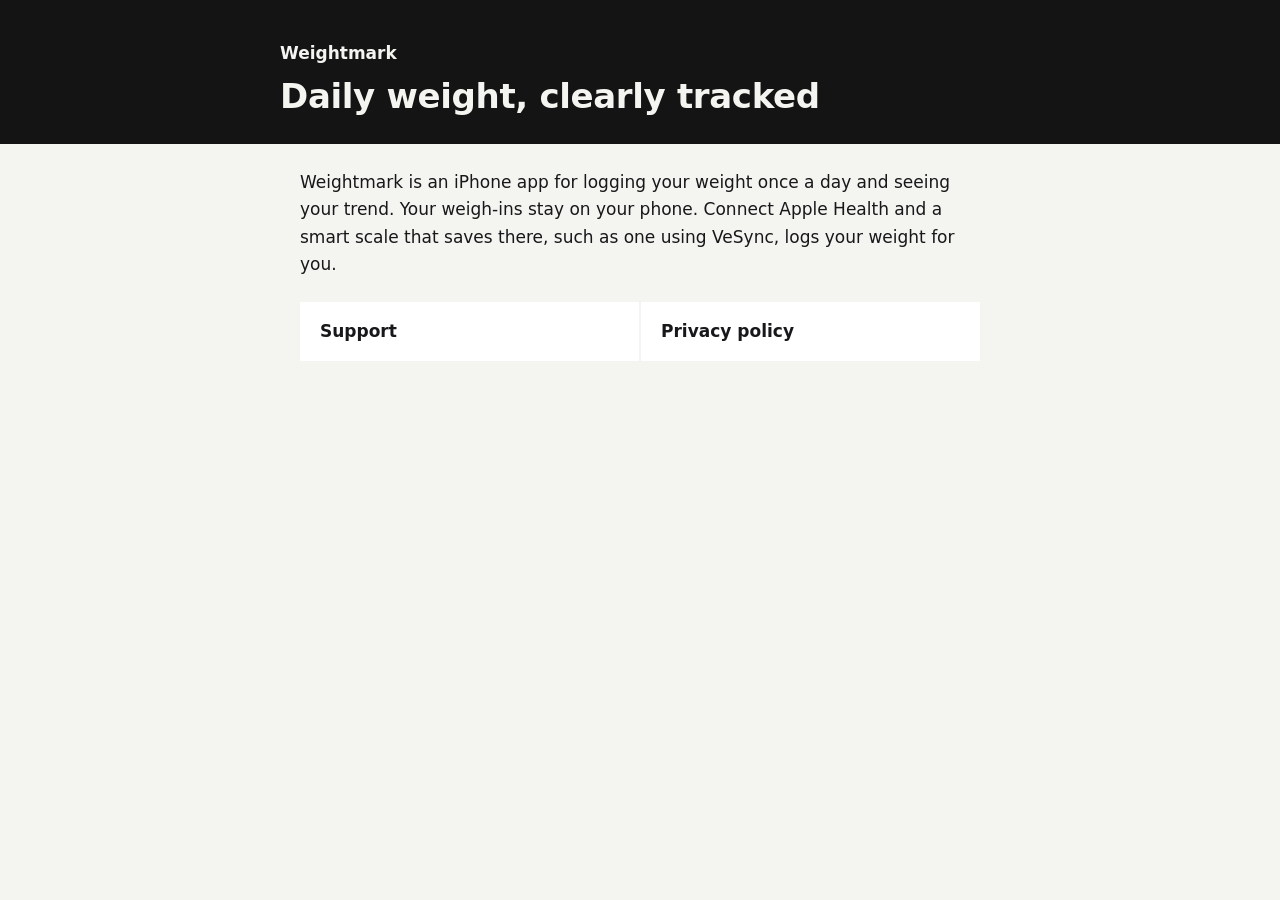
<file: index.html>
<!doctype html>
<html lang="en">
<head>
<meta charset="utf-8">
<meta name="viewport" content="width=device-width, initial-scale=1">
<title>Weightmark</title>
<link rel="stylesheet" href="style.css">
</head>
<body>
<header><div class="wrap"><a href="./">Weightmark</a><h1>Daily weight, clearly tracked</h1></div></header>
<main>
<p>Weightmark is an iPhone app for logging your weight once a day and seeing your trend. Your weigh-ins stay on your phone. Connect Apple Health and a smart scale that saves there, such as one using VeSync, logs your weight for you.</p>
<nav><a href="support/">Support</a><a href="privacy/">Privacy policy</a></nav>
</main>
</body>
</html>
</file>
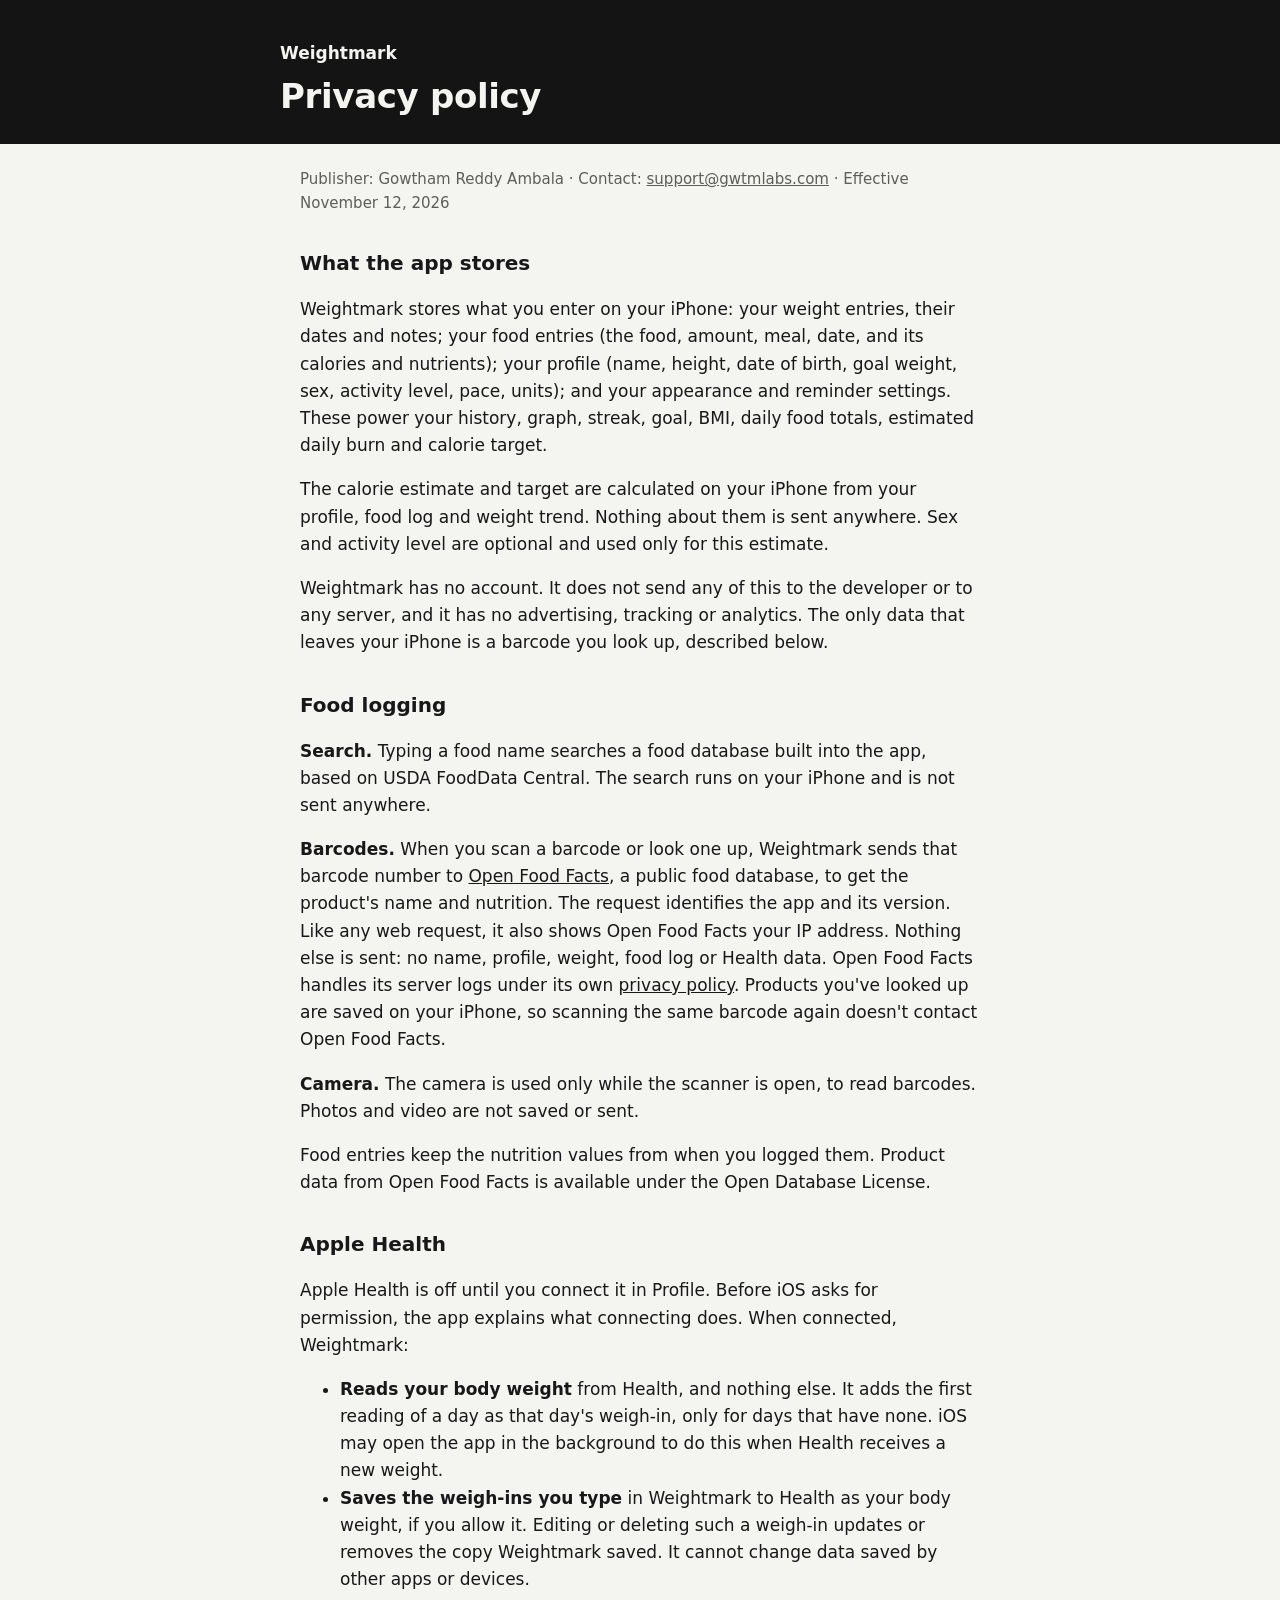
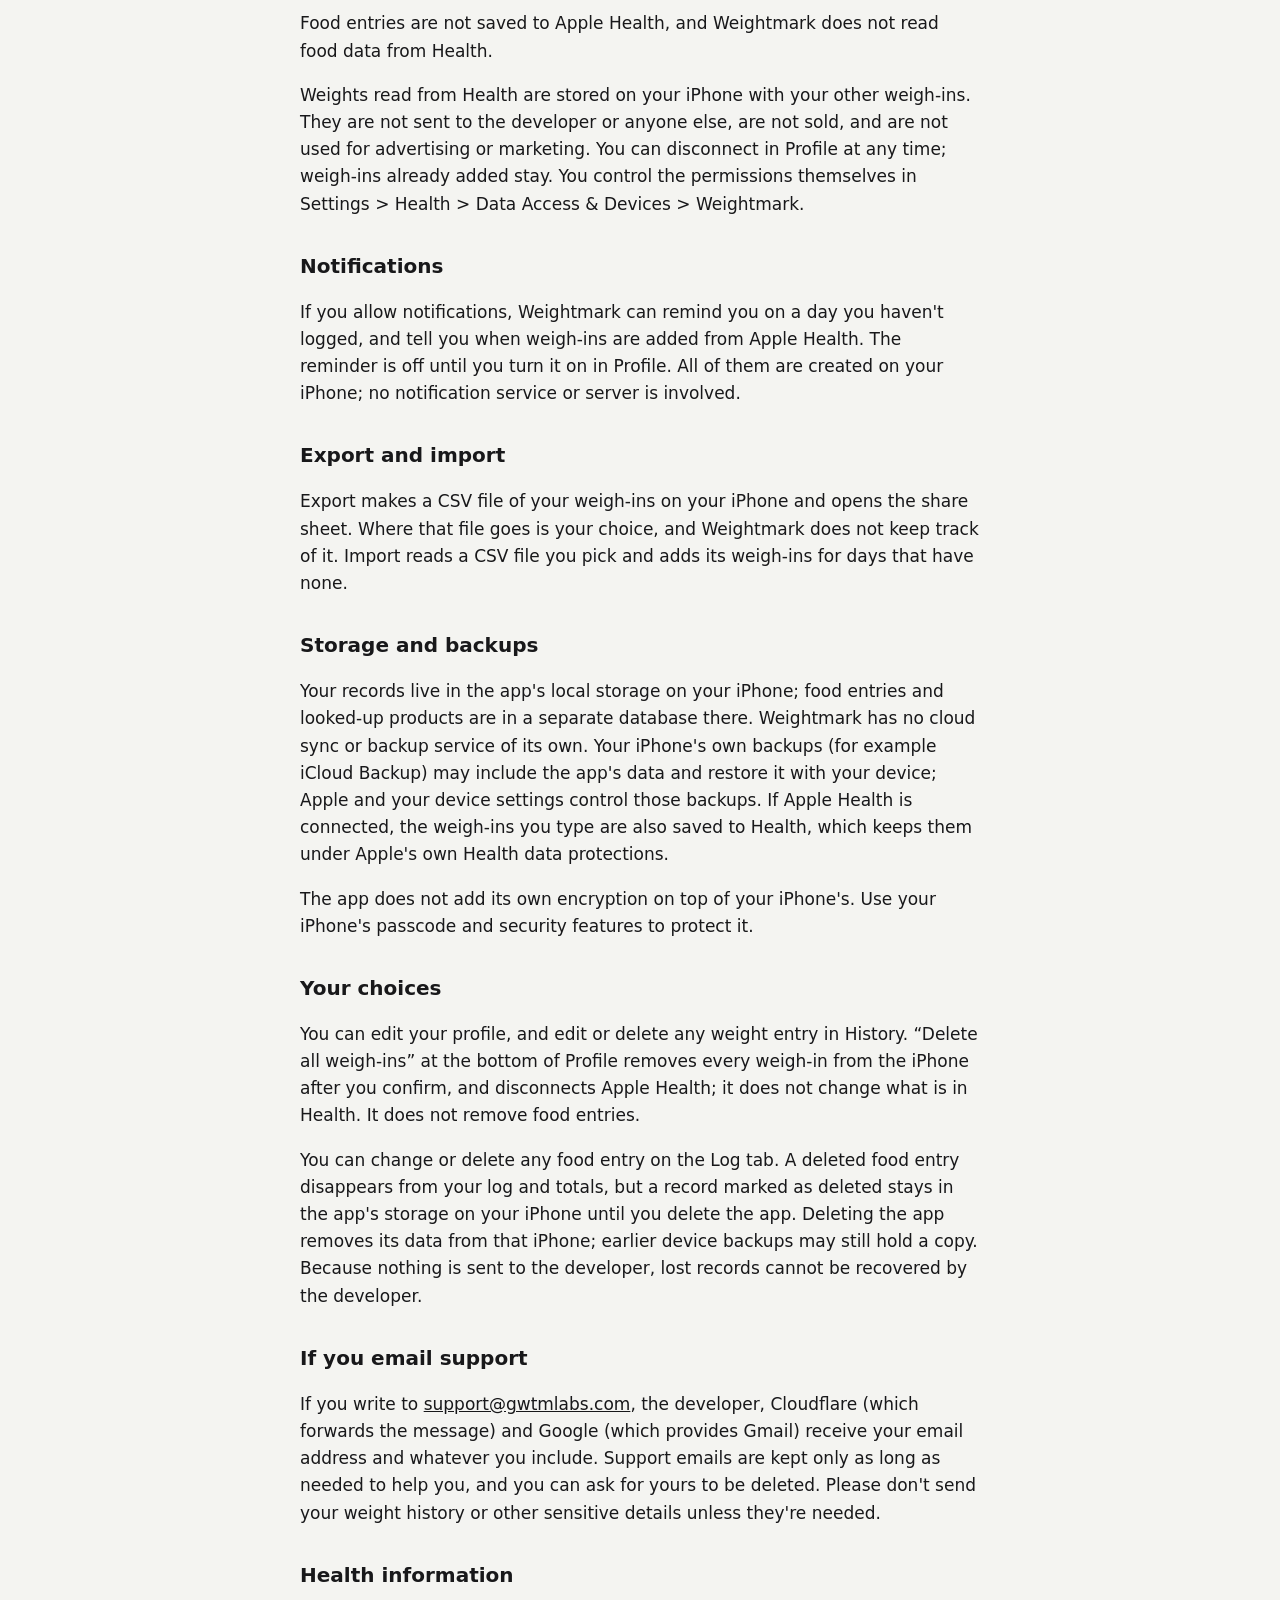
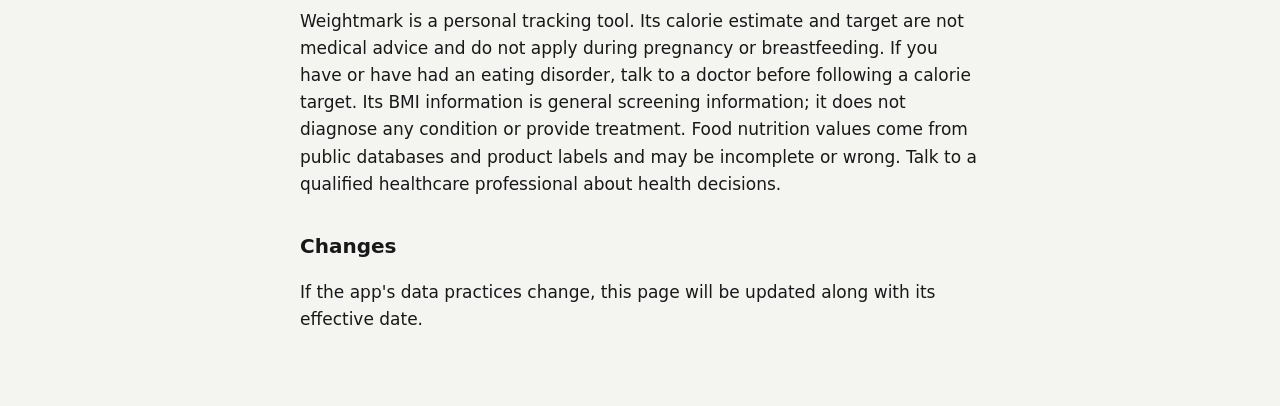
<file: privacy/index.html>
<!doctype html>
<html lang="en">
<head>
<meta charset="utf-8">
<meta name="viewport" content="width=device-width, initial-scale=1">
<title>Privacy policy · Weightmark</title>
<link rel="stylesheet" href="../style.css">
</head>
<body>
<header><div class="wrap"><a href="../">Weightmark</a><h1>Privacy policy</h1></div></header>
<main>
<p class="muted">Publisher: Gowtham Reddy Ambala · Contact: <a href="mailto:support@gwtmlabs.com">support@gwtmlabs.com</a> · Effective November 12, 2026</p>

<h2>What the app stores</h2>
<p>Weightmark stores what you enter on your iPhone: your weight entries, their dates and notes; your food entries (the food, amount, meal, date, and its calories and nutrients); your profile (name, height, date of birth, goal weight, sex, activity level, pace, units); and your appearance and reminder settings. These power your history, graph, streak, goal, BMI, daily food totals, estimated daily burn and calorie target.</p>
<p>The calorie estimate and target are calculated on your iPhone from your profile, food log and weight trend. Nothing about them is sent anywhere. Sex and activity level are optional and used only for this estimate.</p>
<p>Weightmark has no account. It does not send any of this to the developer or to any server, and it has no advertising, tracking or analytics. The only data that leaves your iPhone is a barcode you look up, described below.</p>

<h2>Food logging</h2>
<p><strong>Search.</strong> Typing a food name searches a food database built into the app, based on USDA FoodData Central. The search runs on your iPhone and is not sent anywhere.</p>
<p><strong>Barcodes.</strong> When you scan a barcode or look one up, Weightmark sends that barcode number to <a href="https://world.openfoodfacts.org/">Open Food Facts</a>, a public food database, to get the product's name and nutrition. The request identifies the app and its version. Like any web request, it also shows Open Food Facts your IP address. Nothing else is sent: no name, profile, weight, food log or Health data. Open Food Facts handles its server logs under its own <a href="https://world.openfoodfacts.org/privacy">privacy policy</a>. Products you've looked up are saved on your iPhone, so scanning the same barcode again doesn't contact Open Food Facts.</p>
<p><strong>Camera.</strong> The camera is used only while the scanner is open, to read barcodes. Photos and video are not saved or sent.</p>
<p>Food entries keep the nutrition values from when you logged them. Product data from Open Food Facts is available under the Open Database License.</p>

<h2>Apple Health</h2>
<p>Apple Health is off until you connect it in Profile. Before iOS asks for permission, the app explains what connecting does. When connected, Weightmark:</p>
<ul>
<li><strong>Reads your body weight</strong> from Health, and nothing else. It adds the first reading of a day as that day's weigh-in, only for days that have none. iOS may open the app in the background to do this when Health receives a new weight.</li>
<li><strong>Saves the weigh-ins you type</strong> in Weightmark to Health as your body weight, if you allow it. Editing or deleting such a weigh-in updates or removes the copy Weightmark saved. It cannot change data saved by other apps or devices.</li>
</ul>
<p>Food entries are not saved to Apple Health, and Weightmark does not read food data from Health.</p>
<p>Weights read from Health are stored on your iPhone with your other weigh-ins. They are not sent to the developer or anyone else, are not sold, and are not used for advertising or marketing. You can disconnect in Profile at any time; weigh-ins already added stay. You control the permissions themselves in Settings &gt; Health &gt; Data Access &amp; Devices &gt; Weightmark.</p>

<h2>Notifications</h2>
<p>If you allow notifications, Weightmark can remind you on a day you haven't logged, and tell you when weigh-ins are added from Apple Health. The reminder is off until you turn it on in Profile. All of them are created on your iPhone; no notification service or server is involved.</p>

<h2>Export and import</h2>
<p>Export makes a CSV file of your weigh-ins on your iPhone and opens the share sheet. Where that file goes is your choice, and Weightmark does not keep track of it. Import reads a CSV file you pick and adds its weigh-ins for days that have none.</p>

<h2>Storage and backups</h2>
<p>Your records live in the app's local storage on your iPhone; food entries and looked-up products are in a separate database there. Weightmark has no cloud sync or backup service of its own. Your iPhone's own backups (for example iCloud Backup) may include the app's data and restore it with your device; Apple and your device settings control those backups. If Apple Health is connected, the weigh-ins you type are also saved to Health, which keeps them under Apple's own Health data protections.</p>
<p>The app does not add its own encryption on top of your iPhone's. Use your iPhone's passcode and security features to protect it.</p>

<h2>Your choices</h2>
<p>You can edit your profile, and edit or delete any weight entry in History. “Delete all weigh-ins” at the bottom of Profile removes every weigh-in from the iPhone after you confirm, and disconnects Apple Health; it does not change what is in Health. It does not remove food entries.</p>
<p>You can change or delete any food entry on the Log tab. A deleted food entry disappears from your log and totals, but a record marked as deleted stays in the app's storage on your iPhone until you delete the app. Deleting the app removes its data from that iPhone; earlier device backups may still hold a copy. Because nothing is sent to the developer, lost records cannot be recovered by the developer.</p>

<h2>If you email support</h2>
<p>If you write to <a href="mailto:support@gwtmlabs.com">support@gwtmlabs.com</a>, the developer, Cloudflare (which forwards the message) and Google (which provides Gmail) receive your email address and whatever you include. Support emails are kept only as long as needed to help you, and you can ask for yours to be deleted. Please don't send your weight history or other sensitive details unless they're needed.</p>

<h2>Health information</h2>
<p>Weightmark is a personal tracking tool. Its calorie estimate and target are not medical advice and do not apply during pregnancy or breastfeeding. If you have or have had an eating disorder, talk to a doctor before following a calorie target. Its BMI information is general screening information; it does not diagnose any condition or provide treatment. Food nutrition values come from public databases and product labels and may be incomplete or wrong. Talk to a qualified healthcare professional about health decisions.</p>

<h2>Changes</h2>
<p>If the app's data practices change, this page will be updated along with its effective date.</p>
</main>
</body>
</html>
</file>
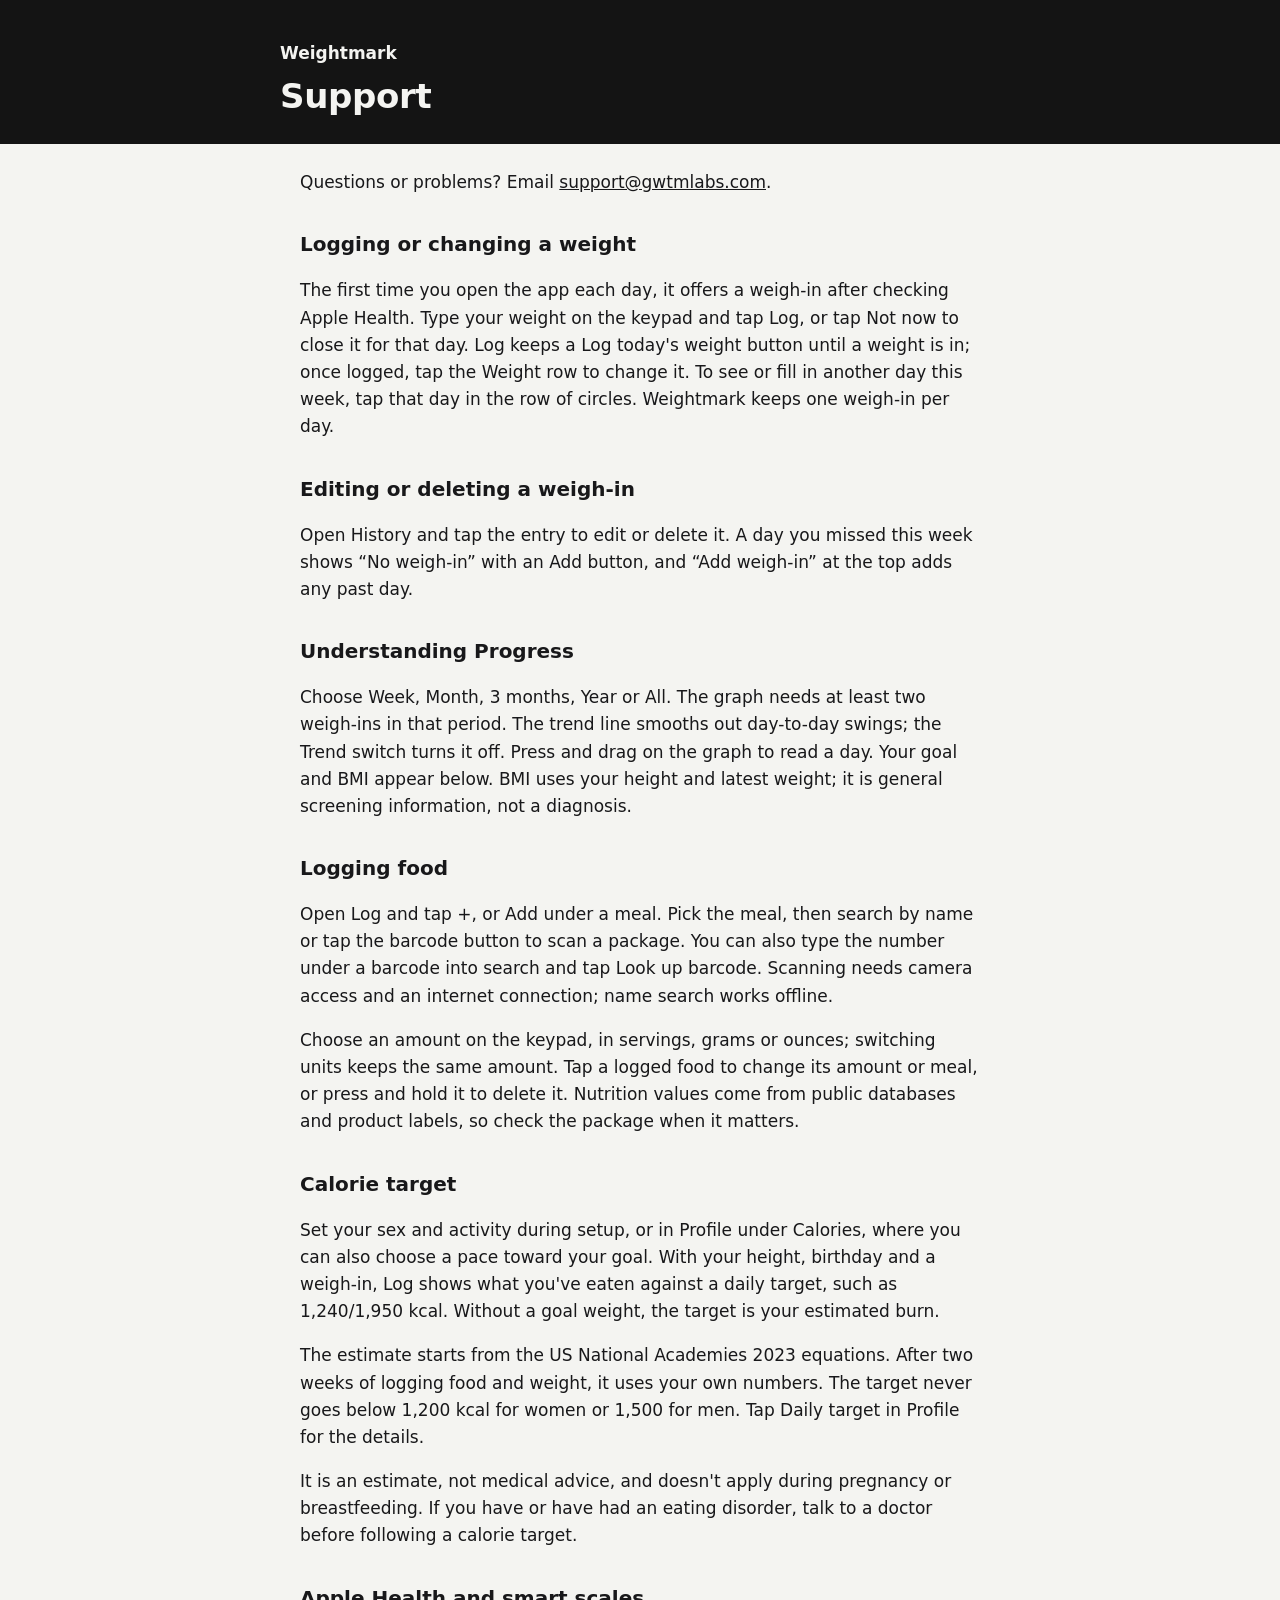
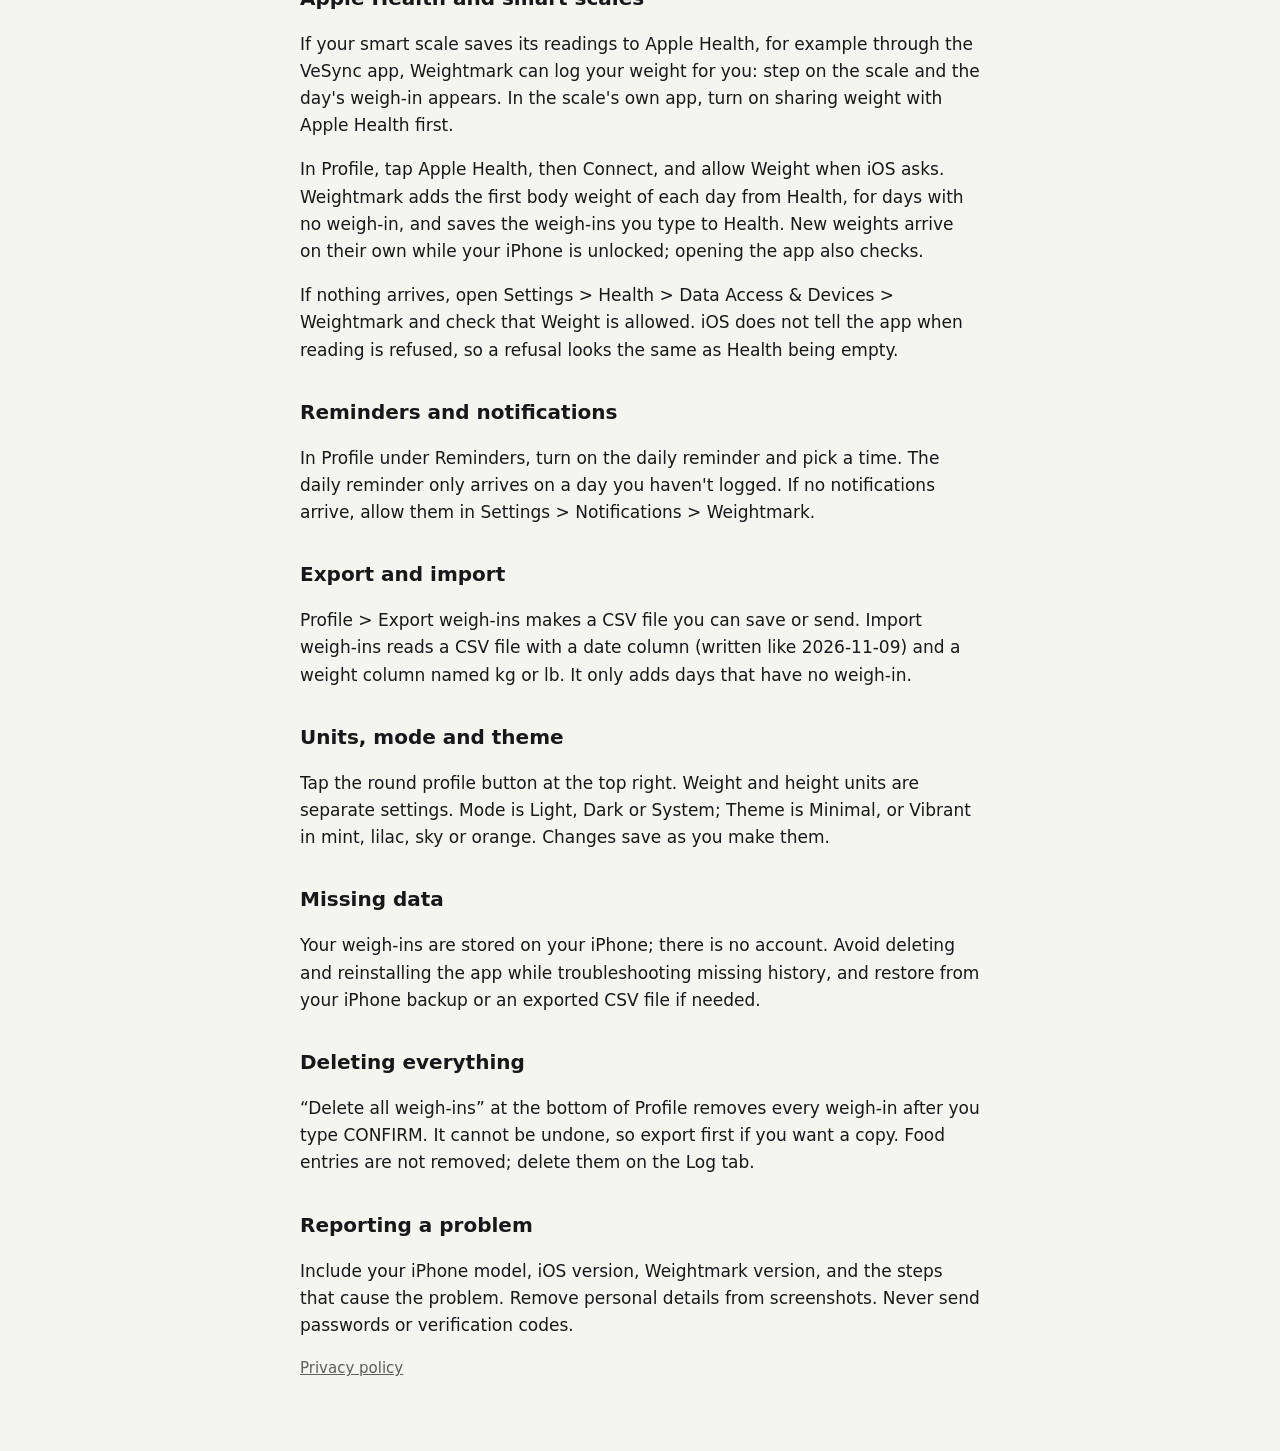
<file: support/index.html>
<!doctype html>
<html lang="en">
<head>
<meta charset="utf-8">
<meta name="viewport" content="width=device-width, initial-scale=1">
<title>Support · Weightmark</title>
<link rel="stylesheet" href="../style.css">
</head>
<body>
<header><div class="wrap"><a href="../">Weightmark</a><h1>Support</h1></div></header>
<main>
<p>Questions or problems? Email <a href="mailto:support@gwtmlabs.com">support@gwtmlabs.com</a>.</p>

<h2>Logging or changing a weight</h2>
<p>The first time you open the app each day, it offers a weigh-in after checking Apple Health. Type your weight on the keypad and tap Log, or tap Not now to close it for that day. Log keeps a Log today's weight button until a weight is in; once logged, tap the Weight row to change it. To see or fill in another day this week, tap that day in the row of circles. Weightmark keeps one weigh-in per day.</p>

<h2>Editing or deleting a weigh-in</h2>
<p>Open History and tap the entry to edit or delete it. A day you missed this week shows “No weigh-in” with an Add button, and “Add weigh-in” at the top adds any past day.</p>

<h2>Understanding Progress</h2>
<p>Choose Week, Month, 3 months, Year or All. The graph needs at least two weigh-ins in that period. The trend line smooths out day-to-day swings; the Trend switch turns it off. Press and drag on the graph to read a day. Your goal and BMI appear below. BMI uses your height and latest weight; it is general screening information, not a diagnosis.</p>

<h2>Logging food</h2>
<p>Open Log and tap +, or Add under a meal. Pick the meal, then search by name or tap the barcode button to scan a package. You can also type the number under a barcode into search and tap Look up barcode. Scanning needs camera access and an internet connection; name search works offline.</p>
<p>Choose an amount on the keypad, in servings, grams or ounces; switching units keeps the same amount. Tap a logged food to change its amount or meal, or press and hold it to delete it. Nutrition values come from public databases and product labels, so check the package when it matters.</p>

<h2>Calorie target</h2>
<p>Set your sex and activity during setup, or in Profile under Calories, where you can also choose a pace toward your goal. With your height, birthday and a weigh-in, Log shows what you've eaten against a daily target, such as 1,240/1,950 kcal. Without a goal weight, the target is your estimated burn.</p>
<p>The estimate starts from the US National Academies 2023 equations. After two weeks of logging food and weight, it uses your own numbers. The target never goes below 1,200 kcal for women or 1,500 for men. Tap Daily target in Profile for the details.</p>
<p>It is an estimate, not medical advice, and doesn't apply during pregnancy or breastfeeding. If you have or have had an eating disorder, talk to a doctor before following a calorie target.</p>

<h2>Apple Health and smart scales</h2>
<p>If your smart scale saves its readings to Apple Health, for example through the VeSync app, Weightmark can log your weight for you: step on the scale and the day's weigh-in appears. In the scale's own app, turn on sharing weight with Apple Health first.</p>
<p>In Profile, tap Apple Health, then Connect, and allow Weight when iOS asks. Weightmark adds the first body weight of each day from Health, for days with no weigh-in, and saves the weigh-ins you type to Health. New weights arrive on their own while your iPhone is unlocked; opening the app also checks.</p>
<p>If nothing arrives, open Settings &gt; Health &gt; Data Access &amp; Devices &gt; Weightmark and check that Weight is allowed. iOS does not tell the app when reading is refused, so a refusal looks the same as Health being empty.</p>

<h2>Reminders and notifications</h2>
<p>In Profile under Reminders, turn on the daily reminder and pick a time. The daily reminder only arrives on a day you haven't logged. If no notifications arrive, allow them in Settings &gt; Notifications &gt; Weightmark.</p>

<h2>Export and import</h2>
<p>Profile &gt; Export weigh-ins makes a CSV file you can save or send. Import weigh-ins reads a CSV file with a date column (written like 2026-11-09) and a weight column named kg or lb. It only adds days that have no weigh-in.</p>

<h2>Units, mode and theme</h2>
<p>Tap the round profile button at the top right. Weight and height units are separate settings. Mode is Light, Dark or System; Theme is Minimal, or Vibrant in mint, lilac, sky or orange. Changes save as you make them.</p>

<h2>Missing data</h2>
<p>Your weigh-ins are stored on your iPhone; there is no account. Avoid deleting and reinstalling the app while troubleshooting missing history, and restore from your iPhone backup or an exported CSV file if needed.</p>

<h2>Deleting everything</h2>
<p>“Delete all weigh-ins” at the bottom of Profile removes every weigh-in after you type CONFIRM. It cannot be undone, so export first if you want a copy. Food entries are not removed; delete them on the Log tab.</p>

<h2>Reporting a problem</h2>
<p>Include your iPhone model, iOS version, Weightmark version, and the steps that cause the problem. Remove personal details from screenshots. Never send passwords or verification codes.</p>

<p class="muted"><a href="../privacy/">Privacy policy</a></p>
</main>
</body>
</html>
</file>
<file: style.css>
:root { --bg: #f4f4f1; --surface: #ffffff; --text: #18181a; --muted: #5d5d59; --line: rgba(0,0,0,.08); color-scheme: light dark; }
@media (prefers-color-scheme: dark) { :root { --bg: #0f0f10; --surface: #1c1c1e; --text: #f2f2f0; --muted: #a1a1a6; --line: rgba(255,255,255,.08); } }
* { box-sizing: border-box; }
body { margin: 0; background: var(--bg); color: var(--text); font: 17px/1.6 -apple-system, BlinkMacSystemFont, "Segoe UI", system-ui, sans-serif; }
header { background: #141414; color: #f4f4f1; padding: 40px 20px 28px; }
header .wrap, main { max-width: 720px; margin: 0 auto; }
header a { color: inherit; text-decoration: none; font-weight: 700; }
h1 { margin: 10px 0 0; font-size: 34px; line-height: 1.15; letter-spacing: -0.01em; }
main { padding: 8px 20px 56px; }
h2 { margin: 32px 0 6px; font-size: 20px; }
p, li { color: var(--text); }
.muted { color: var(--muted); font-size: 15px; }
a { color: inherit; }
nav { display: flex; gap: 2px; margin-top: 24px; }
nav a { flex: 1; padding: 16px 20px; background: var(--surface); text-decoration: none; font-weight: 700; }
</file>
